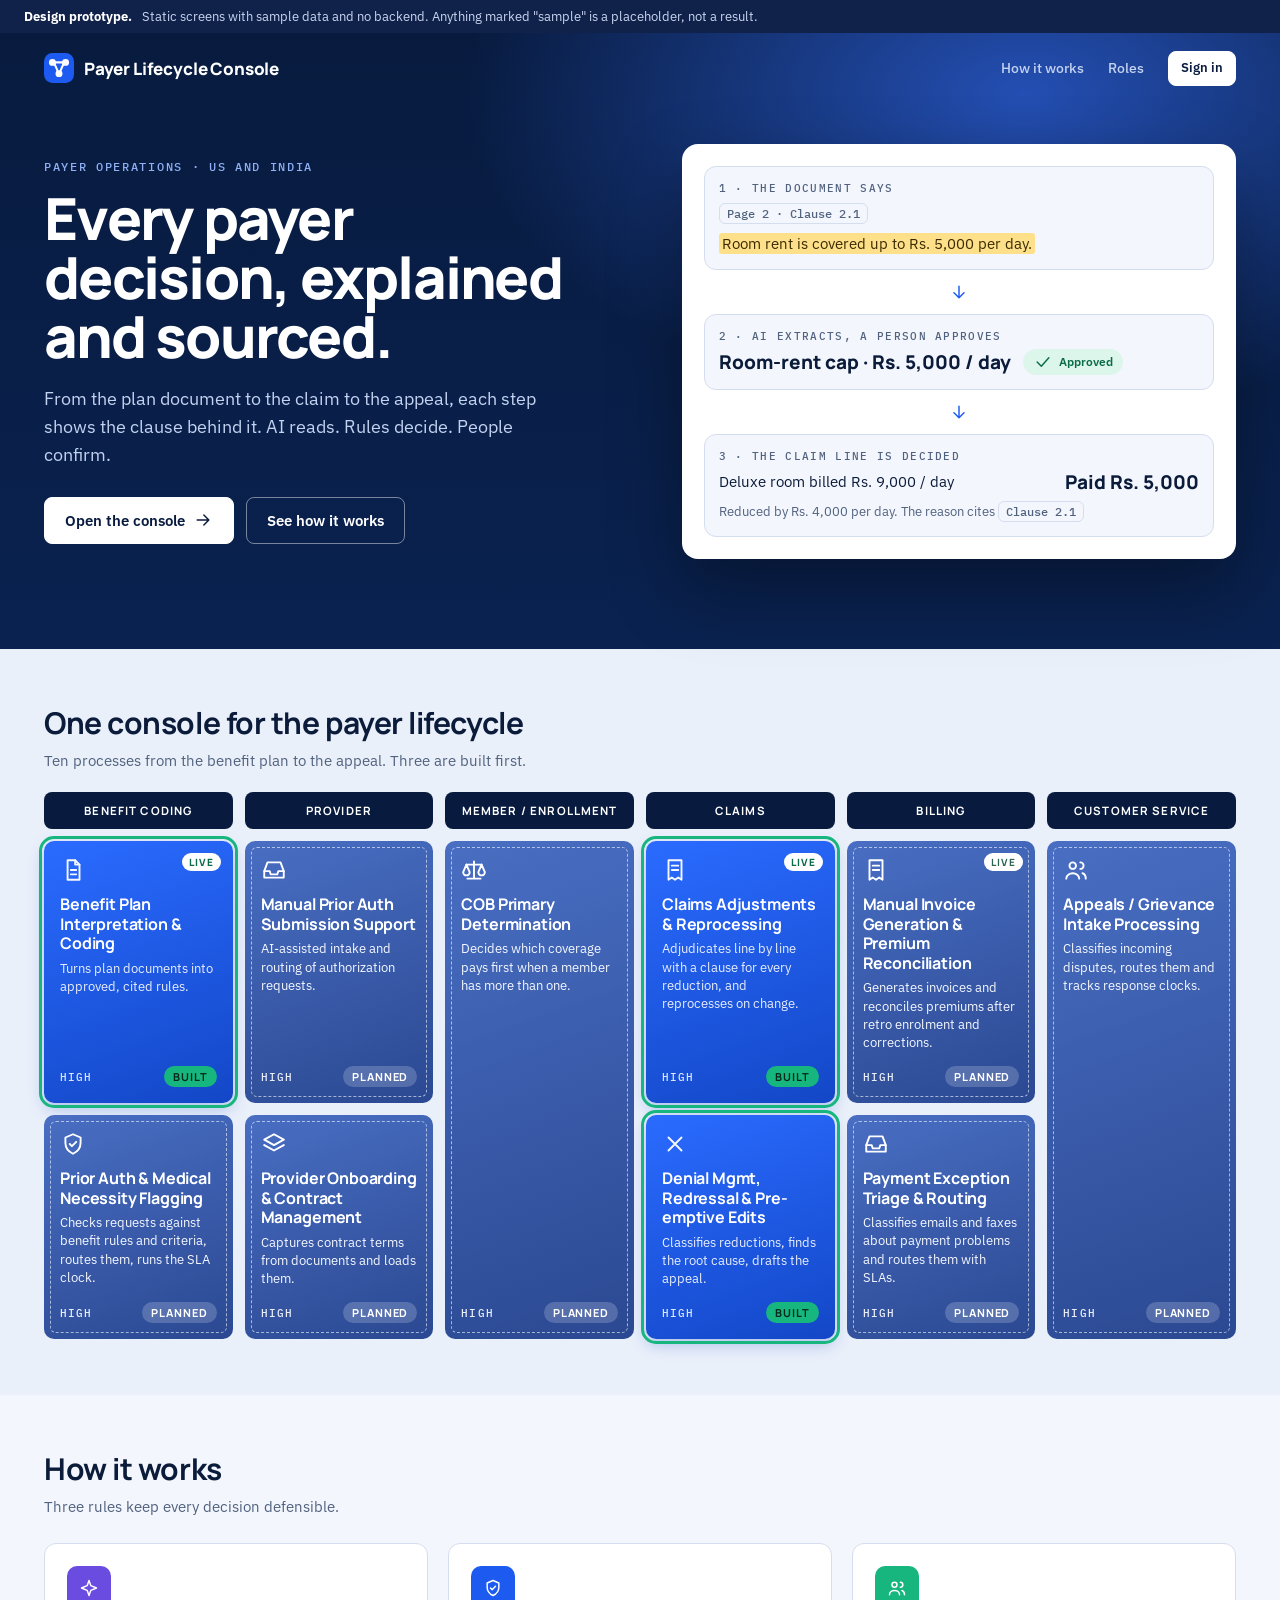
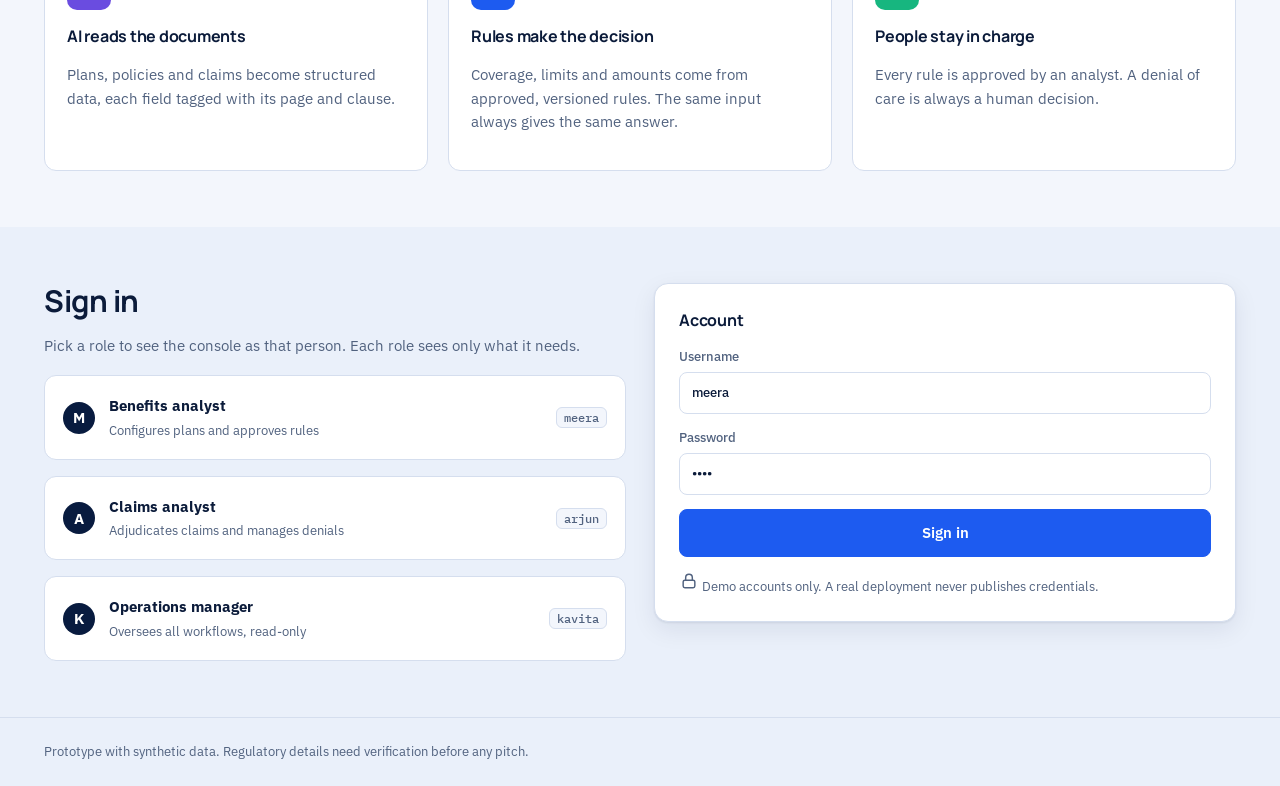
<file: design/index.html>
<!doctype html>
<html lang="en">
<head>
<meta charset="utf-8">
<meta name="viewport" content="width=device-width, initial-scale=1">
<title>Payer Lifecycle Console</title>
<link rel="preconnect" href="https://fonts.googleapis.com">
<link rel="preconnect" href="https://fonts.gstatic.com" crossorigin>
<link href="https://fonts.googleapis.com/css2?family=IBM+Plex+Mono:wght@500&family=IBM+Plex+Sans:wght@400;500;600&family=Manrope:wght@600;700;800&display=swap" rel="stylesheet">
<style>
/* Concept: an operations map. A deep-navy frame, a saturated blue heat-map as the hero, mono type for every citation. */
:root{
  --font-display:"Manrope","Segoe UI",system-ui,sans-serif; --font-body:"IBM Plex Sans","Segoe UI",system-ui,sans-serif; --font-mono:"IBM Plex Mono",ui-monospace,Consolas,monospace;
  --navy:#081B3F; --navy-2:#0F2C63; --blue:#1D5BF0; --blue-deep:#1347C7; --steel:#A9C0E8; --steel-ink:#0B1B3A;
  --canvas:#EAF0FA; --surface:#FFFFFF; --ink:#0B1B3A; --muted:#51627F; --line:#D5DEEE; --soft:#F3F6FC;
  --live:#17B67F; --live-bg:#DDF6EC; --live-ink:#0B6B4A; --amber:#F0A020; --amber-bg:#FFF1D6; --amber-ink:#7A4B00; --rose:#E24B52; --rose-bg:#FDE8E9; --rose-ink:#9C1F26;
  --ai:#6A4CE0; --ai-bg:#EEE9FD; --shadow:0 1px 2px rgba(8,27,63,.08),0 8px 24px rgba(8,27,63,.08);
}
@media (prefers-color-scheme:dark){:root:not([data-theme="light"]){
  --canvas:#0A1730; --surface:#102242; --ink:#EAF0FB; --muted:#9FB2D1; --line:#223A63; --soft:#0D1D3A;
  --live-bg:#0F3A2C; --live-ink:#6FE0B6; --amber-bg:#3B2D0F; --amber-ink:#FFCB6B; --rose-bg:#40181B; --rose-ink:#FF9A9F; --ai-bg:#2A2252; --shadow:none;color-scheme:dark}}
:root[data-theme="dark"]{--canvas:#0A1730; --surface:#102242; --ink:#EAF0FB; --muted:#9FB2D1; --line:#223A63; --soft:#0D1D3A;
  --live-bg:#0F3A2C; --live-ink:#6FE0B6; --amber-bg:#3B2D0F; --amber-ink:#FFCB6B; --rose-bg:#40181B; --rose-ink:#FF9A9F; --ai-bg:#2A2252; --shadow:none;color-scheme:dark}
*{box-sizing:border-box}
body{margin:0;background:var(--canvas);color:var(--ink);font:400 15px/1.55 var(--font-body);-webkit-font-smoothing:antialiased}
h1,h2,h3{font-family:var(--font-display);margin:0;letter-spacing:-.015em;text-wrap:balance}
h1{font-size:40px;line-height:1.08;font-weight:800} h2{font-size:22px;line-height:1.2;font-weight:700} h3{font-size:16px;font-weight:700}
a{color:inherit} button{font:inherit;cursor:pointer;color:inherit}
.mono{font-family:var(--font-mono);font-weight:500;font-size:12.5px;letter-spacing:.01em}
.muted{color:var(--muted)} .small{font-size:13px} .row{display:flex;flex-wrap:wrap;gap:12px;align-items:center} .right{margin-left:auto}
.kicker{font:500 12px var(--font-mono);letter-spacing:.14em;text-transform:uppercase}
:focus-visible{outline:3px solid #7FA6FF;outline-offset:2px;border-radius:6px}
.wrap{max-width:1240px;margin:0 auto;padding-inline:24px}
.proto{background:#10224A;color:#C9D6F2;font-size:12.5px;padding:7px 24px;display:flex;gap:10px;flex-wrap:wrap}.proto b{color:#fff}

/* buttons and chips */
.btn{display:inline-flex;gap:8px;align-items:center;justify-content:center;padding:11px 20px;border-radius:8px;border:1px solid var(--line);background:var(--surface);font-weight:600;text-decoration:none}
.btn.primary{background:var(--blue);border-color:var(--blue);color:#fff}.btn.light{background:#fff;color:var(--navy);border-color:#fff}.btn.ghost{background:transparent;color:#fff;border-color:rgba(255,255,255,.45)}
.btn.sm{padding:6px 12px;font-size:13px}.btn:disabled{opacity:.4;cursor:not-allowed}
.chip{display:inline-flex;align-items:center;gap:6px;padding:3px 10px;border-radius:99px;font-size:12px;font-weight:600;white-space:nowrap}
.chip.ok{background:var(--live-bg);color:var(--live-ink)}.chip.warn{background:var(--amber-bg);color:var(--amber-ink)}.chip.bad{background:var(--rose-bg);color:var(--rose-ink)}
.chip.ai{background:var(--ai-bg);color:var(--ai)}.chip.mute{background:var(--soft);color:var(--muted);border:1px solid var(--line)}.chip.blue{background:#E1EBFF;color:var(--blue-deep)}
.cite{display:inline-flex;font:500 11.5px var(--font-mono);background:var(--soft);border:1px solid var(--line);color:var(--muted);border-radius:6px;padding:2px 7px;white-space:nowrap}
svg.i{width:20px;height:20px;stroke:currentColor;fill:none;stroke-width:1.75;stroke-linecap:round;stroke-linejoin:round;flex:none}

/* top bar and frame */
.bar{background:var(--navy);color:#fff}
.bar .wrap{display:flex;gap:18px;align-items:center;padding-block:14px;flex-wrap:wrap}
.logo{display:flex;gap:10px;align-items:center;font:800 17px var(--font-display);text-decoration:none;color:#fff;letter-spacing:-.01em}
.logo svg{width:30px;height:30px}
.crumbs{font-size:13px;color:#B5C6E6}.crumbs a{color:#fff;text-decoration:none;border-bottom:1px solid rgba(255,255,255,.3)}
.seg{display:inline-flex;background:rgba(255,255,255,.1);border-radius:10px;padding:3px}
.seg button{background:transparent;color:#C9D6F2;border:0;padding:7px 18px;border-radius:8px;font-weight:700;font-size:13px}
.seg button[aria-pressed="true"]{background:#fff;color:var(--navy)}
.user{display:flex;gap:10px;align-items:center;font-size:13px;line-height:1.25}
.avatar{width:32px;height:32px;border-radius:50%;background:var(--blue);display:grid;place-items:center;font-weight:800}
.band{background:radial-gradient(1200px 400px at 85% -20%,#1E4FB8 0,transparent 60%),var(--navy);color:#fff;padding-block:30px 78px}
.band h1{color:#fff}.band p{color:#C3D2F0;margin:8px 0 0;max-width:62ch}
.lift{margin-top:-52px}

/* landing */
.hero{background:radial-gradient(900px 520px at 80% 10%,#244FB3 0,transparent 62%),linear-gradient(180deg,var(--navy),#0A2250);color:#fff;padding-bottom:70px}
.hero .wrap.two-col{display:grid;grid-template-columns:1.05fr 1fr;gap:56px;align-items:center;padding-block:40px 20px}
.hero h1{font-size:58px;line-height:1.02;letter-spacing:-.03em}
.hero .lead{font-size:18px;color:#C3D2F0;max-width:46ch;margin:20px 0 28px}
.nav{display:flex;align-items:center;gap:24px;padding-block:18px}.nav a.l{color:#C3D2F0;text-decoration:none;font-size:14px;font-weight:500}
.demo{background:var(--surface);color:var(--ink);border-radius:16px;box-shadow:0 30px 70px rgba(0,0,0,.35);padding:22px;display:grid;gap:12px}
.demo .stepbox{border:1px solid var(--line);border-radius:12px;padding:14px;background:var(--soft)}
.demo .lab{font:500 11px var(--font-mono);letter-spacing:.12em;text-transform:uppercase;color:var(--muted);margin-bottom:6px}
.demo mark{background:#FFE08A;color:#3A2A00;padding:1px 3px;border-radius:3px;animation:glow 3.2s ease-in-out infinite}
@keyframes glow{0%,100%{box-shadow:0 0 0 0 rgba(240,160,32,0)}50%{box-shadow:0 0 0 5px rgba(240,160,32,.28)}}
@media (prefers-reduced-motion:reduce){.demo mark{animation:none}}
.arrow{display:grid;place-items:center;color:var(--blue)}
.sec{padding-block:56px}.sec h2{font-size:30px;margin-bottom:8px}
.how{display:grid;grid-template-columns:repeat(3,1fr);gap:20px}
.how>div{background:var(--surface);border:1px solid var(--line);border-radius:12px;padding:22px}
.how .ic{width:44px;height:44px;border-radius:10px;display:grid;place-items:center;color:#fff;margin-bottom:14px}
.roles{display:grid;grid-template-columns:repeat(3,1fr);gap:16px}
.rolecard{display:flex;gap:14px;text-align:left;background:var(--surface);border:1px solid var(--line);border-radius:12px;padding:18px;width:100%;align-items:center}
.rolecard:hover{border-color:var(--blue);box-shadow:var(--shadow)}
.signin{display:grid;grid-template-columns:1fr 1fr;gap:28px;align-items:start}
label{display:block;font-size:13px;color:var(--muted);font-weight:500}
input,select{font:inherit;padding:10px 12px;border:1px solid var(--line);border-radius:8px;background:var(--surface);color:var(--ink);width:100%;margin-top:5px}
.form{background:var(--surface);border:1px solid var(--line);border-radius:14px;padding:24px;display:grid;gap:14px;box-shadow:var(--shadow)}

/* KPI strip */
.kpis{display:grid;grid-template-columns:repeat(4,1fr);gap:14px}
.kpi{position:relative;background:var(--surface);border-radius:12px;padding:16px 18px;box-shadow:var(--shadow)}
.kpi .kn{font:800 34px/1 var(--font-display);letter-spacing:-.02em}.kpi .lab{font-size:13px;color:var(--muted);margin-top:6px}
.kpi .tag{font:500 10.5px var(--font-mono);letter-spacing:.1em;text-transform:uppercase;color:var(--amber-ink);background:var(--amber-bg);padding:2px 6px;border-radius:4px;position:absolute;right:12px;top:12px}

/* the heat-map */
.maphead{display:flex;align-items:end;gap:20px;flex-wrap:wrap;margin:30px 0 14px}
.legend2{display:flex;gap:18px;flex-wrap:wrap;font-size:13px;color:var(--muted);align-items:center}
.legend2 i.sw{display:inline-block;width:18px;height:18px;border-radius:5px;vertical-align:-4px;margin-right:7px}
.sw.hi{background:linear-gradient(160deg,#2A6BFF,#1347C7)}.sw.ring{background:linear-gradient(160deg,#2A6BFF,#1347C7);outline:2px solid var(--live);outline-offset:1px}.sw.dash{background:linear-gradient(160deg,#2A6BFF,#1347C7);filter:saturate(.55);border:1.5px dashed rgba(255,255,255,.7)}
.heat{display:grid;grid-template-columns:repeat(6,minmax(0,1fr));grid-template-rows:auto repeat(2,minmax(150px,auto));gap:12px}
.colhead{background:var(--navy);color:#fff;border-radius:8px;padding:11px 12px;font:700 11.5px var(--font-display);letter-spacing:.1em;text-transform:uppercase;text-align:center}
.tile{position:relative;display:flex;flex-direction:column;text-align:left;border:0;border-radius:10px;padding:16px;color:#fff;min-height:150px;
  background:linear-gradient(160deg,#2A6BFF 0%,#1347C7 100%);box-shadow:0 6px 16px rgba(19,71,199,.28);transition:transform .15s,box-shadow .15s}
.tile.med{background:linear-gradient(160deg,#BFD1F2 0%,#94AEE0 100%);color:var(--steel-ink);box-shadow:0 6px 16px rgba(80,110,170,.2)}
.tile:hover{transform:translateY(-3px);box-shadow:0 14px 30px rgba(19,71,199,.4)}
.tile .ti{display:flex;align-items:center;justify-content:space-between;margin-bottom:12px}
.tile .ti svg{width:26px;height:26px;opacity:.95}
.tile b{font:700 16px/1.22 var(--font-display);letter-spacing:-.01em;margin-bottom:6px}
.tile .d{font-size:13px;line-height:1.4;opacity:.9}
.tile .foot{margin-top:auto;padding-top:14px;display:flex;gap:8px;align-items:center;justify-content:space-between}
.tile .feas{font:500 11px var(--font-mono);letter-spacing:.1em;text-transform:uppercase;opacity:.85}
.tile .state{font:700 11px var(--font-display);letter-spacing:.08em;text-transform:uppercase;padding:3px 9px;border-radius:99px;background:rgba(255,255,255,.18)}
.tile.built{outline:3px solid var(--live);outline-offset:2px}
.tile.built .state{background:var(--live);color:#04281C}
.tile.planned{filter:saturate(.55) brightness(1.04);box-shadow:none}
.tile.planned::after{content:"";position:absolute;inset:6px;border:1.5px dashed rgba(255,255,255,.55);border-radius:6px;pointer-events:none}
.livepip{position:absolute;right:12px;top:12px;background:#fff;color:#0B6B4A;font:800 10px var(--font-display);letter-spacing:.1em;padding:2px 7px;border-radius:99px}
@media(max-width:1100px){.heat{grid-template-columns:repeat(3,minmax(0,1fr));grid-template-rows:none}.heat>*{grid-column:auto!important;grid-row:auto!important}.kpis{grid-template-columns:1fr 1fr}}
@media(max-width:700px){.heat{grid-template-columns:1fr}.kpis{grid-template-columns:1fr}.hero .wrap.two-col{grid-template-columns:1fr;gap:34px}.hero h1{font-size:40px}.how,.roles,.signin{grid-template-columns:1fr}h1{font-size:32px}}

/* process timeline */
.rail{display:grid;grid-template-columns:repeat(7,1fr);gap:0;position:relative}
.rail::before{content:"";position:absolute;left:7%;right:7%;top:19px;height:3px;background:var(--line)}
.step{position:relative;background:none;border:0;text-align:center;padding:0 6px}
.step .n{width:40px;height:40px;border-radius:50%;margin:0 auto 10px;display:grid;place-items:center;font:800 15px var(--font-display);background:var(--surface);border:3px solid var(--line);color:var(--muted);position:relative}
.step.done .n{background:var(--live);border-color:var(--live);color:#04281C}.step.cur .n{background:var(--blue);border-color:var(--blue);color:#fff;box-shadow:0 0 0 6px rgba(29,91,240,.18)}
.step b{display:block;font:700 13.5px var(--font-display)}.step span.d{font-size:12px;color:var(--muted);display:block;line-height:1.35}
@media(max-width:900px){.rail{grid-template-columns:repeat(2,1fr);row-gap:18px}.rail::before{display:none}}
.panel2{background:var(--surface);border:1px solid var(--line);border-radius:14px;padding:22px;box-shadow:var(--shadow);min-width:0}
.two{display:grid;grid-template-columns:1fr 1fr;gap:20px}.three{display:grid;grid-template-columns:repeat(3,1fr);gap:16px}
@media(max-width:900px){.two,.three{grid-template-columns:1fr}}
.li{display:flex;gap:12px;align-items:flex-start;padding:12px 0;border-top:1px solid var(--line)}.li:first-of-type{border-top:0}
.li .mk{width:28px;height:28px;border-radius:50%;display:grid;place-items:center;flex:none}
.pain .mk{background:var(--rose-bg);color:var(--rose-ink)}.fix .mk{background:var(--live-bg);color:var(--live-ink)}
.bignum{font:800 30px/1 var(--font-display);letter-spacing:-.02em}
.tabs{display:flex;gap:6px;margin:0 0 22px;overflow-x:auto}
.lift>.tabs:first-child{background:var(--surface);border-radius:12px;padding:0 10px;box-shadow:var(--shadow);margin-bottom:20px}
.tabs button{background:transparent;border:0;border-bottom:3px solid transparent;padding:10px 14px;color:var(--muted);font-weight:600;white-space:nowrap}
.tabs button[aria-selected="true"]{color:var(--blue);border-color:var(--blue)}

/* review */
.split{display:grid;grid-template-columns:1fr 1.2fr;gap:20px;align-items:start}
@media(max-width:1000px){.split{grid-template-columns:1fr}}
.doc{position:sticky;top:16px;max-height:calc(100vh - 40px);overflow:auto;background:var(--surface);border:1px solid var(--line);border-radius:14px;padding:8px 24px 20px;box-shadow:var(--shadow)}
.doc .pg{font:500 11px var(--font-mono);letter-spacing:.12em;text-transform:uppercase;color:var(--muted);margin:22px 0 6px;padding-bottom:6px;border-bottom:1px solid var(--line)}
.doc p{margin:2px -10px;padding:7px 10px;border-radius:8px;line-height:1.6}.doc p b{font-family:var(--font-mono);font-weight:500;color:var(--blue);margin-right:6px}
.doc p.hl{background:#FFF1C9;box-shadow:inset 4px 0 0 var(--amber);color:#2B2000}
:root[data-theme="dark"] .doc p.hl{color:#FFE9A8;background:#3B2D0F}
.rule{display:grid;grid-template-columns:1fr auto;gap:6px 16px;border:1px solid var(--line);border-radius:12px;padding:14px 16px;background:var(--surface);margin-bottom:10px}
.rule.sel{border-color:var(--blue);box-shadow:0 0 0 3px rgba(29,91,240,.15)}
.rule .nm{font-weight:600}.rule .val{font:800 22px var(--font-display);letter-spacing:-.01em}
.rule .q{grid-column:1/-1;font-size:13px;color:var(--muted);border-top:1px dashed var(--line);padding-top:8px}
.rule .acts{grid-column:1/-1;display:flex;gap:8px;flex-wrap:wrap}
.notice{grid-column:1/-1;background:var(--amber-bg);color:var(--amber-ink);border-radius:10px;padding:12px 14px;font-size:13.5px}
.checks{list-style:none;margin:0;padding:0}.checks li{display:flex;gap:10px;padding:8px 0;border-top:1px solid var(--line);align-items:flex-start}.checks li:first-child{border-top:0}

/* tester, diff */
table{width:100%;border-collapse:collapse;font-size:14px}
th{text-align:left;font:500 11px var(--font-mono);letter-spacing:.1em;text-transform:uppercase;color:var(--muted);padding:8px;border-bottom:2px solid var(--ink)}
td{padding:11px 8px;border-bottom:1px solid var(--line);vertical-align:top}
.num{font-variant-numeric:tabular-nums;text-align:right;white-space:nowrap}
.total td{font:800 17px var(--font-display);border-top:2px solid var(--ink);border-bottom:0}
.diff .old{color:var(--rose-ink);text-decoration:line-through}.diff .new{color:var(--live-ink);font-weight:700}
.before-after{display:flex;align-items:center;gap:18px;flex-wrap:wrap}.before-after .bignum.dim{color:var(--muted);text-decoration:line-through}
.scroll{overflow-x:auto}
.panel{position:fixed;right:0;top:0;bottom:0;width:min(440px,100%);background:var(--surface);border-left:1px solid var(--line);padding:calc(26px + env(safe-area-inset-top,0px)) 26px 26px;box-shadow:-12px 0 40px rgba(8,27,63,.3);overflow:auto;z-index:10}
#toast{position:fixed;left:50%;bottom:calc(22px + env(safe-area-inset-bottom,0px));transform:translateX(-50%);background:var(--navy);color:#fff;padding:12px 18px;border-radius:10px;display:none;z-index:20;max-width:calc(100% - 32px);box-shadow:var(--shadow)}
</style>
</head>
<body>
<div class="proto"><b>Design prototype.</b> Static screens with sample data and no backend. Anything marked "sample" is a placeholder, not a result.</div>
<div id="app"></div>
<div id="toast" role="status"></div>

<script>
const esc = s => String(s ?? "").replace(/[&<>"']/g, c => ({ "&": "&amp;", "<": "&lt;", ">": "&gt;", '"': "&quot;", "'": "&#39;" }[c]));
const $ = (s, r = document) => r.querySelector(s);
const $$ = (s, r = document) => [...r.querySelectorAll(s)];
const money = n => (M().cur + Number(n).toLocaleString(M().locale, { maximumFractionDigits: 0 }));

/* ---------- icons ---------- */
const P = {
  doc: '<path d="M7 3h7l4 4v14H7z"/><path d="M14 3v4h4M10 12h5M10 16h5"/>', shield: '<path d="M12 3l7 3v5c0 5-3 8-7 10-4-2-7-5-7-10V6z"/><path d="M9 12l2 2 4-4"/>',
  layers: '<path d="M12 3l9 5-9 5-9-5z"/><path d="M3 13l9 5 9-5"/>', users: '<circle cx="9" cy="8" r="3"/><path d="M3 20c0-3 3-5 6-5s6 2 6 5M16 5a3 3 0 010 6M18 15c2 .6 3 2 3 5"/>',
  receipt: '<path d="M6 3h12v18l-3-2-3 2-3-2-3 2z"/><path d="M9 8h6M9 12h6"/>', inbox: '<path d="M3 13l3-8h12l3 8v6H3z"/><path d="M3 13h5l1 3h6l1-3h5"/>',
  scale: '<path d="M12 4v16M6 20h12M5 7h14"/><path d="M5 7l-3 7a3 3 0 006 0zM19 7l-3 7a3 3 0 006 0z"/>', link: '<path d="M10 14a4 4 0 005.7 0l3-3a4 4 0 00-5.7-5.7l-1 1M14 10a4 4 0 00-5.7 0l-3 3a4 4 0 005.7 5.7l1-1"/>',
  check: '<path d="M5 12l5 5 9-10"/>', x: '<path d="M6 6l12 12M18 6L6 18"/>', arrow: '<path d="M5 12h14M13 6l6 6-6 6"/>', down: '<path d="M12 5v14M6 13l6 6 6-6"/>',
  spark: '<path d="M12 3l2.2 6.2L21 12l-6.8 2.8L12 21l-2.2-6.2L3 12l6.8-2.8z"/>', clock: '<circle cx="12" cy="12" r="9"/><path d="M12 7v5l3 2"/>', lock: '<rect x="5" y="11" width="14" height="9" rx="2"/><path d="M8 11V8a4 4 0 018 0v3"/>'
};
const ico = n => `<svg class="i" viewBox="0 0 24 24" aria-hidden="true">${P[n]}</svg>`;
const MARK = `<svg viewBox="0 0 32 32" aria-hidden="true"><rect width="32" height="32" rx="9" fill="#1D5BF0"/><g stroke="#fff" stroke-width="2.2" stroke-linecap="round" fill="none"><circle cx="9" cy="10" r="2.6" fill="#fff"/><circle cx="23" cy="10" r="2.6" fill="#fff"/><circle cx="16" cy="22" r="2.6" fill="#fff"/><path d="M11 11l3.5 8M21 11l-3.5 8M11.5 10h9"/></g></svg>`;

/* ---------- sample data, one block per market ---------- */
const MARKETS = {
  us: {
    label: "United States", cur: "$", locale: "en-US", docTitle: "Gold PPO Summary of Benefits and Coverage", version: "v1, effective 01 Jan 2026",
    required: ["Annual deductible", "Coinsurance", "Out-of-pocket maximum"], flow: "Plan document → deductible, coinsurance, copay and authorization rules",
    doc: [
      { page: 1, clauses: [["1.1", "The annual deductible is $1,500 per member and applies to inpatient and outpatient services."], ["1.2", "Preventive visits are not subject to the deductible."]] },
      { page: 2, clauses: [["2.1", "After the deductible, the plan pays 80% and the member pays 20% coinsurance for in-network services."], ["2.2", "The out-of-pocket maximum is $6,000 per member per year."]] },
      { page: 3, clauses: [["3.1", "Primary care or specialist office visit: $30 copay per visit. The deductible does not apply."], ["3.2", "Physical therapy visit: $40 copay per visit. The deductible does not apply."]] },
      { page: 4, clauses: [["4.1", "Total knee replacement requires prior authorization. Without it the service is denied."], ["4.2", "Advanced imaging such as MRI requires prior authorization. Without it the service is denied."]] },
      { page: 5, clauses: [["5.1", "Cosmetic procedures are not covered."], ["5.2", "Experimental treatments are not covered."]] }],
    rules: [
      { id: "R1", name: "Annual deductible", value: "$1,500", clause: "1.1", page: 1 }, { id: "R2", name: "Coinsurance (member pays)", value: "20%", clause: "2.1", page: 2 },
      { id: "R3", name: "Out-of-pocket maximum", value: "$6,000", clause: "2.2", page: 2 }, { id: "R4", name: "Office visit copay", value: "$30", clause: "3.1", page: 3 },
      { id: "R5", name: "Physical therapy copay", value: "$40", clause: "3.2", page: 3 }, { id: "R6", name: "Prior authorization required", value: "Knee replacement, MRI", clause: "4.1", page: 4 },
      { id: "R7", name: "Exclusion", value: "Cosmetic, experimental", clause: "5.1", page: 5 }],
    flag: null,
    changes: [["Annual deductible", "$1,500", "$1,000", "Clause 1.1"], ["Coinsurance (member pays)", "20%", "10%", "Clause 2.1"]],
    impact: { claims: "sample: 3 of 4 open claims touched", before: "$4,100", after: "$1,950", line: "Knee replacement claim, member share" },
    pain: ["Analysts read the Summary of Benefits and key every rule into the claims platform by hand.", "Handoffs between configuration, QA and compliance teams cause version-control mistakes.", "A mistyped rule shows up months later as a wrong payment or an audit finding."],
    fix: ["AI reads the document into rules and cites the page, clause and quote for each.", "Rules check required items, ranges and conflicts before anyone approves.", "Every approved rule is versioned, so any payment traces back to its clause."]
  },
  in: {
    label: "India", cur: "Rs. ", locale: "en-IN", docTitle: "Suraksha Health Gold policy wording", version: "v1, policy year 2026",
    required: ["Sum insured", "Room-rent cap"], flow: "Policy wording → room cap, proportionate deduction, sub-limits, waiting periods and co-pay",
    doc: [
      { page: 1, clauses: [["1.1", "The sum insured is Rs. 5,00,000 per policy year."]] },
      { page: 2, clauses: [["2.1", "Room rent is covered up to Rs. 5,000 per day."], ["2.2", "If the room chosen costs more than the limit, all room-linked charges (surgeon, anaesthesia, nursing and operation theatre fees) are reduced in the same proportion."]] },
      { page: 3, clauses: [["3.1", "Total knee replacement is covered up to Rs. 2,50,000 per admission."], ["3.2", "Cataract surgery is covered up to Rs. 50,000 per eye."]] },
      { page: 4, clauses: [["4.1", "An initial waiting period of 30 days applies to all illnesses, except accidents."], ["4.2", "Joint replacement is covered only after 2 years of continuous cover."]] },
      { page: 5, clauses: [["5.1", "A co-payment of 10% applies to every admissible claim."], ["5.2", "Non-medical items such as administrative charges, toiletries and consumables are not payable."], ["5.3", "Cosmetic procedures are not covered."]] }],
    rules: [
      { id: "R1", name: "Sum insured", value: "Rs. 5,00,000", clause: "1.1", page: 1 }, { id: "R2", name: "Room-rent cap per day", value: "Rs. 5,000", clause: "2.1", page: 2 },
      { id: "R3", name: "Proportionate deduction scope", value: "Room-linked charges", clause: "2.2", page: 2, needsDecision: true },
      { id: "R4", name: "Sub-limit: knee replacement", value: "Rs. 2,50,000", clause: "3.1", page: 3 }, { id: "R5", name: "Sub-limit: cataract", value: "Rs. 50,000 per eye", clause: "3.2", page: 3 },
      { id: "R6", name: "Waiting period: initial", value: "30 days", clause: "4.1", page: 4 }, { id: "R7", name: "Waiting period: joint replacement", value: "2 years", clause: "4.2", page: 4 },
      { id: "R8", name: "Co-payment", value: "10%", clause: "5.1", page: 5 }, { id: "R9", name: "Non-payable items", value: "Admin, toiletries, consumables", clause: "5.2", page: 5 }],
    flag: "The wording lists the room-linked charges and says implants, medicines, consumables and diagnostic tests are not reduced. It is silent on ICU charges, and the IRDAI Master Circular on Health Insurance Business (29 May 2024) has no clause on it, so the policy wording governs. Choose how to treat ICU.",
    changes: [["Room-rent cap per day", "Rs. 5,000", "Rs. 7,000", "Clause 2.1"], ["Co-payment", "10%", "5%", "Clause 5.1"]],
    impact: { claims: "sample: 2 of 4 open claims touched", before: "Rs. 1,61,000", after: "Rs. 1,92,000", line: "Knee replacement claim, plan pays" },
    pain: ["Policy wording is read and applied by hand, and different people read the same clause differently.", "Deductions must cite a specific clause, but the clause is hard to trace after the fact.", "Rules like proportionate deduction are disputed, and nobody flags where wording and regulation may differ."],
    fix: ["AI reads the wording into rules and cites the clause and quote for each.", "Rules flag where wording and regulation may disagree and ask a person to choose the scope.", "Every deduction later traces to an approved clause in a versioned rule set."]
  }
};
let market = new URLSearchParams(location.search).get("m") === "in" ? "in" : "us";
const M = () => MARKETS[market];

const COLUMNS = ["Benefit coding", "Provider", "Member / Enrollment", "Claims", "Billing", "Customer service"];
const TILES = [
  { id: "benefits", name: "Benefit Plan Interpretation & Coding", col: 0, row: 0, feas: "high", built: true, live: true, ic: "doc", what: "Turns plan documents into approved, cited rules." },
  { id: "pa", name: "Prior Auth & Medical Necessity Flagging", col: 0, row: 1, feas: "high", built: false, ic: "shield", what: "Checks requests against benefit rules and criteria, routes them, runs the SLA clock." },
  { id: "pasub", name: "Manual Prior Auth Submission Support", col: 1, row: 0, feas: "high", built: false, ic: "inbox", what: "AI-assisted intake and routing of authorization requests." },
  { id: "onboard", name: "Provider Onboarding & Contract Management", col: 1, row: 1, feas: "high", built: false, ic: "layers", what: "Captures contract terms from documents and loads them." },
  { id: "cob", name: "COB Primary Determination", col: 2, row: 0, span: true, feas: "high", built: false, ic: "scale", what: "Decides which coverage pays first when a member has more than one." },
  { id: "claims", name: "Claims Adjustments & Reprocessing", col: 3, row: 0, feas: "high", built: true, live: true, ic: "receipt", what: "Adjudicates line by line with a clause for every reduction, and reprocesses on change." },
  { id: "denials", name: "Denial Mgmt, Redressal & Pre-emptive Edits", col: 3, row: 1, feas: "high", built: true, ic: "x", what: "Classifies reductions, finds the root cause, drafts the appeal." },
  { id: "invoice", name: "Manual Invoice Generation & Premium Reconciliation", col: 4, row: 0, feas: "high", built: false, live: true, ic: "receipt", what: "Generates invoices and reconciles premiums after retro enrolment and corrections." },
  { id: "payexc", name: "Payment Exception Triage & Routing", col: 4, row: 1, feas: "high", built: false, ic: "inbox", what: "Classifies emails and faxes about payment problems and routes them with SLAs." },
  { id: "appeals", name: "Appeals / Grievance Intake Processing", col: 5, row: 0, span: true, feas: "high", built: false, ic: "users", what: "Classifies incoming disputes, routes them and tracks response clocks." }
];
const STEPS = [["Upload", "Add the document"], ["Extract", "AI reads the rules"], ["Validate", "Rules check them"], ["Review", "A person approves"], ["Publish", "Versioned rule set"], ["Test", "Try a sample claim"], ["Amend", "Diff and reprocess"]];

/* ---------- state ---------- */
const S = { approved: {}, scope: null, published: false, sel: "R1", panel: null, test: {}, route: "", hashRoute: undefined };
function resetApproval() { S.approved = {}; S.scope = null; S.published = false; S.sel = "R1"; }
const toast = msg => { const t = $("#toast"); t.textContent = msg; t.style.display = "block"; clearTimeout(toast.t); toast.t = setTimeout(() => (t.style.display = "none"), 3200); };
const go = r => { S.hashRoute = r.replace(/^\//, ""); try { location.hash = r; } catch (e) { /* sandboxed page */ } render(); };

/* ---------- shared chrome ---------- */
function topbar(crumbs = []) {
  return `<header class="bar"><div class="wrap"><a class="logo" href="#/console">${MARK} Payer Lifecycle Console</a>
  <nav class="crumbs" aria-label="Breadcrumb">${crumbs.map(c => c.href ? `<a href="${c.href}">${esc(c.t)}</a>` : esc(c.t)).join("  /  ")}</nav>
  <div class="right row"><div class="seg" role="group" aria-label="Market">${["us", "in"].map(k => `<button data-market="${k}" aria-pressed="${market === k}">${k === "us" ? "US" : "India"}</button>`).join("")}</div>
  <div class="user"><span class="avatar">M</span><span>Meera<br><span style="color:#B5C6E6">Benefits analyst</span></span></div></div></div></header>`;
}
const stepper = cur => `<div class="rail" role="list">${STEPS.map(([n, d], i) => {
  const done = i < cur || (i === 4 && S.published);
  return `<button class="step ${done ? "done" : ""} ${i === cur ? "cur" : ""}" role="listitem" data-step="${i}"><span class="n">${done ? "✓" : i + 1}</span><b>${n}</b><span class="d">${d}</span></button>`;
}).join("")}</div>`;
const tileTabs = cur => `<div class="tabs" role="tablist">${[["", "Overview"], ["review", "Review rules"], ["tester", "Rule tester"], ["changes", "Amendments"]].map(([k, l]) =>
  `<button role="tab" aria-selected="${cur === k}" data-tab="${k}">${l}</button>`).join("")}</div>`;
function tileBand(title, sub, extra = "") {
  return `<section class="band"><div class="wrap"><div class="kicker" style="color:#8FB0F5;margin-bottom:10px">Benefit coding · ${esc(M().label)}</div><div class="row"><div><h1>${title}</h1><p>${sub}</p></div>${extra}</div></div></section>`;
}

/* ---------- 1. landing ---------- */
function landing() {
  return `<section class="hero"><div class="wrap" style="padding-block:0"><nav class="nav"><a class="logo" href="#/">${MARK} Payer Lifecycle Console</a><span class="right"></span>
    <a class="l" href="#/how">How it works</a><a class="l" href="#/signin">Roles</a><button class="btn light sm" data-go-console>Sign in</button></nav></div>
  <div class="wrap two-col"><div><div class="kicker" style="color:#8FB0F5">Payer operations · US and India</div>
    <h1 style="margin-top:14px">Every payer decision, explained and sourced.</h1>
    <p class="lead">From the plan document to the claim to the appeal, each step shows the clause behind it. AI reads. Rules decide. People confirm.</p>
    <div class="row"><button class="btn light" data-go-console>Open the console ${ico("arrow")}</button><a class="btn ghost" href="#/how">See how it works</a></div></div>
  <div class="demo" aria-label="Example: one clause traced to one payment">
    <div class="stepbox"><div class="lab">1 · The document says</div><div><span class="cite">Page 2 · Clause 2.1</span><p style="margin:8px 0 0"><mark>Room rent is covered up to Rs. 5,000 per day.</mark></p></div></div>
    <div class="arrow">${ico("down")}</div>
    <div class="stepbox"><div class="lab">2 · AI extracts, a person approves</div><div class="row"><b style="font:800 19px var(--font-display)">Room-rent cap · Rs. 5,000 / day</b><span class="chip ok">${ico("check")} Approved</span></div></div>
    <div class="arrow">${ico("down")}</div>
    <div class="stepbox"><div class="lab">3 · The claim line is decided</div><div class="row"><span>Deluxe room billed Rs. 9,000 / day</span><b class="right" style="font:800 19px var(--font-display)">Paid Rs. 5,000</b></div><div class="small muted" style="margin-top:6px">Reduced by Rs. 4,000 per day. The reason cites <span class="cite">Clause 2.1</span></div></div>
  </div></div></section>

  <section class="sec"><div class="wrap"><div><h2>One console for the payer lifecycle</h2><p class="muted" style="margin:6px 0 20px">Ten processes from the benefit plan to the appeal. Three are built first.</p></div>
    <div class="heat" aria-hidden="true">${COLUMNS.map(c => `<div class="colhead">${c}</div>`).join("")}${TILES.map(t => tileHtml(t, true)).join("")}</div></div></section>

  <section class="sec" id="how" style="background:var(--soft)"><div class="wrap"><h2>How it works</h2><p class="muted" style="margin:0 0 24px">Three rules keep every decision defensible.</p>
    <div class="how"><div><div class="ic" style="background:var(--ai)">${ico("spark")}</div><h3>AI reads the documents</h3><p class="muted">Plans, policies and claims become structured data, each field tagged with its page and clause.</p></div>
    <div><div class="ic" style="background:var(--blue)">${ico("shield")}</div><h3>Rules make the decision</h3><p class="muted">Coverage, limits and amounts come from approved, versioned rules. The same input always gives the same answer.</p></div>
    <div><div class="ic" style="background:var(--live)">${ico("users")}</div><h3>People stay in charge</h3><p class="muted">Every rule is approved by an analyst. A denial of care is always a human decision.</p></div></div></div></section>

  <section class="sec" id="signin"><div class="wrap signin"><div><h2>Sign in</h2><p class="muted">Pick a role to see the console as that person. Each role sees only what it needs.</p>
    <div class="roles" style="grid-template-columns:1fr;margin-top:18px">${[["M", "Benefits analyst", "Configures plans and approves rules", "meera"], ["A", "Claims analyst", "Adjudicates claims and manages denials", "arjun"], ["K", "Operations manager", "Oversees all workflows, read-only", "kavita"]]
      .map(([i, r, d, u]) => `<button class="rolecard" data-role="${u}"><span class="avatar" style="background:var(--navy);color:#fff">${i}</span><span><b>${r}</b><br><span class="small muted">${d}</span></span><span class="cite right">${u}</span></button>`).join("")}</div></div>
    <form class="form" id="lf"><h3>Account</h3><label>Username<input id="u" value="meera" autocomplete="username"></label><label>Password<input id="p" type="password" value="demo" autocomplete="current-password"></label>
    <button class="btn primary" type="submit">Sign in</button><div class="small muted">${ico("lock")} Demo accounts only. A real deployment never publishes credentials.</div></form></div></section>
  <footer class="sec" style="padding-block:24px;border-top:1px solid var(--line)"><div class="wrap small muted">Prototype with synthetic data. Regulatory details need verification before any pitch.</div></footer>`;
}

/* ---------- 2. console heat-map ---------- */
function tileHtml(t, preview = false) {
  const cls = [t.feas === "med" ? "med" : "", t.built ? "built" : "planned"].filter(Boolean).join(" ");
  const style = `grid-column:${t.col + 1};grid-row:${t.span ? "2 / span 2" : t.row + 2}`;
  const inner = `<div class="ti">${ico(t.ic)}${t.live ? `<span class="livepip badge-live">LIVE</span>` : ""}</div><b>${esc(t.name)}</b><span class="d">${esc(t.what)}</span>
    <span class="foot"><span class="feas" title="${t.feas === "high" ? "High" : "Medium"} automation feasibility">${t.feas === "high" ? "High" : "Medium"}</span><span class="state">${t.built ? "Built" : "Planned"}</span></span>`;
  return preview ? `<div class="tile ${cls}" style="${style}">${inner}</div>`
    : `<button class="tile ${cls}" style="${style}" data-tile="${t.id}" aria-label="${esc(t.name)}, ${t.built ? "built" : "planned"}, ${t.feas} feasibility">${inner}</button>`;
}
function consoleView() {
  const kpis = [["3", "claims waiting for a person"], ["4", "rule sets published"], ["100%", "rules with a cited clause"], ["2", "SLA breaches"]];
  return `${topbar([{ t: "Console" }])}<section class="band"><div class="wrap"><div class="kicker" style="color:#8FB0F5;margin-bottom:10px">${esc(M().label)} view</div>
    <h1>Payer operations console</h1><p>Every process from plan setup to appeal. All ten tiles are high-automation processes. Built tiles are ringed in green, planned ones are muted.</p></div></section>
  <div class="wrap lift"><div class="kpis">${kpis.map(([n, l]) => `<div class="kpi"><span class="tag">sample</span><div class="kn">${n}</div><div class="lab">${l}</div></div>`).join("")}</div>
  <div class="maphead"><div><h2>Automation heat-map</h2><p class="muted" style="margin:4px 0 0">Click a tile to open that process.</p></div>
    <div class="right legend2"><span><i class="sw hi"></i>High automation feasibility</span><span><i class="sw ring"></i>Built</span><span><i class="sw dash"></i>Planned</span></div></div>
  <div class="heat" role="list">${COLUMNS.map(c => `<div class="colhead">${c}</div>`).join("")}${TILES.map(t => tileHtml(t)).join("")}</div>
  <p class="small muted" style="margin:18px 0 60px">Feasibility is shown by colour and by the label on each tile. Dashboard figures are placeholders here and are computed from live data in the build.</p></div>
  ${S.panel ? scopePanel(S.panel) : ""}`;
}
function scopePanel(id) {
  const t = TILES.find(x => x.id === id);
  return `<aside class="panel" role="dialog" aria-label="${esc(t.name)}"><div class="row"><span class="chip ${t.built ? "ok" : "mute"}">${t.built ? "Built in the hackathon cut" : "Planned"}</span><button class="btn sm right" data-close>Close</button></div>
  <h2 style="margin:16px 0 8px">${esc(t.name)}</h2><p>${esc(t.what)}</p><h3 style="margin-top:20px">Status</h3>
  <p class="small muted">${t.built ? "This process is built. Its screens are designed after Benefit Plan Interpretation." : "Shown so the whole payer lifecycle is visible. Its scope card will list the manual pain points and the automation we would build."}</p></aside>`;
}

/* ---------- 3. tile landing ---------- */
function tileOverview() {
  const m = M(), approvedCount = m.rules.filter(r => S.approved[r.id]).length;
  return `${topbar([{ t: "Console", href: "#/console" }, { t: "Benefit Plan Interpretation" }])}
  ${tileBand("Benefit Plan Interpretation &amp; Coding", esc(m.flow), `<div class="right row"><span class="chip ok">LIVE tile</span><button class="btn light" data-go="review">${S.published ? "Open rule set" : "Start with a document"} ${ico("arrow")}</button></div>`)}
  <div class="wrap lift"><div class="panel2"><div class="row" style="margin-bottom:18px"><h2>Where you are</h2><span class="muted small">Seven steps, in order</span></div>${stepper(S.published ? 5 : approvedCount ? 3 : 0)}</div>
  <div style="height:20px"></div>
  <div class="tabs" role="tablist" style="margin-bottom:12px">${[["", "Overview"], ["review", "Review rules"], ["tester", "Rule tester"], ["changes", "Amendments"]].map(([k, l]) => `<button role="tab" aria-selected="${k === ""}" data-tab="${k}">${l}</button>`).join("")}</div>
  <div class="two"><div class="panel2"><h2>What hurts today in ${esc(m.label)}</h2><div style="margin-top:10px">${m.pain.map(p => `<div class="li pain"><span class="mk">${ico("x")}</span><span>${esc(p)}</span></div>`).join("")}</div></div>
    <div class="panel2"><h2>How this process fixes it</h2><div style="margin-top:10px">${m.fix.map(p => `<div class="li fix"><span class="mk">${ico("check")}</span><span>${esc(p)}</span></div>`).join("")}</div></div></div>
  <div class="three" style="margin-top:20px"><div class="panel2"><div class="kicker muted">Current document</div><p id="doctitle" style="margin:8px 0 4px"><b>${esc(m.docTitle)}</b></p><p class="small muted" style="margin:0 0 12px">${esc(m.version)}</p><span class="chip blue">${m.rules.length} rules found</span></div>
    <div class="panel2"><div class="kicker muted">Rule set</div><div class="bignum" style="margin:8px 0 4px">${approvedCount}<span class="muted" style="font-size:18px"> of ${m.rules.length} approved</span></div><span class="chip ${S.published ? "ok" : "warn"}">${S.published ? "Claims can read it" : "Claims cannot read it yet"}</span></div>
    <div class="panel2"><div class="kicker muted">Who sees what</div><p class="small" style="margin:8px 0 0">Benefits analyst edits and approves. Claims analyst reads published rules. Manager reads everything.</p></div></div>
  <div class="panel2" style="margin-top:20px"><h2 style="margin-bottom:10px">Versions</h2><div class="scroll"><table><thead><tr><th>Version</th><th>Document</th><th>Status</th><th>Approved by</th></tr></thead><tbody>
  <tr><td class="mono">v1</td><td>${esc(m.docTitle)}</td><td>${S.published ? `<span class="chip ok">Published</span>` : `<span class="chip warn">Draft</span>`}</td><td>${S.published ? "Meera" : "Pending"}</td></tr>
  <tr><td class="mono">v2</td><td>Amendment effective 01 Nov 2026</td><td><span class="chip mute">Not loaded</span></td><td>Pending</td></tr></tbody></table></div></div><div style="height:60px"></div></div>`;
}

/* ---------- 4. review ---------- */
function reviewView() {
  const m = M(), sel = m.rules.find(r => r.id === S.sel) || m.rules[0];
  const allDone = m.rules.every(r => S.approved[r.id]), needDecision = m.rules.some(r => r.needsDecision && !S.scope);
  const quote = r => m.doc.flatMap(p => p.clauses).find(c => c[0] === r.clause)[1];
  return `${topbar([{ t: "Console", href: "#/console" }, { t: "Benefit Plan Interpretation", href: "#/tile/benefits" }, { t: "Review rules" }])}
  ${tileBand("Review extracted rules", "Compare each rule with the clause it came from. Nothing goes live until you approve it.", `<div class="right row"><span class="chip ai">${ico("spark")} Gemini reads the document</span><button class="btn light" id="publish" ${allDone && !needDecision ? "" : "disabled"}>${S.published ? "Published" : "Publish rule set"}</button></div>`)}
  <div class="wrap lift"><div class="panel2">${stepper(S.published ? 4 : 3)}</div><div style="height:20px"></div>${tileTabs("review")}
  <div class="split"><section><h2 style="margin-bottom:10px">Source document <span class="chip mute" style="vertical-align:3px">${esc(m.version)}</span></h2>
    <div class="doc" aria-label="Source document">${m.doc.map(p => `<div class="pg">Page ${p.page}</div>${p.clauses.map(([c, t]) => `<p data-clause="${c}" class="${sel.clause === c ? "hl" : ""}"><b>${c}</b>${esc(t)}</p>`).join("")}`).join("")}</div></section>
  <section><h2 style="margin-bottom:10px">Extracted rules</h2>
    ${m.rules.map(r => `<div class="rule ${sel.id === r.id ? "sel" : ""}" data-rule="${r.id}" tabindex="0"><div><div class="nm">${esc(r.name)}</div><div class="row" style="gap:8px;margin-top:4px">
      ${S.approved[r.id] ? `<span class="chip ok">${ico("check")} Approved</span>` : r.needsDecision && !S.scope ? `<span class="chip warn">Needs your decision</span>` : `<span class="chip blue">Proposed</span>`}<span class="cite">p.${r.page} · cl. ${r.clause}</span></div></div>
      <div class="val">${esc(r.value)}</div><div class="q">“${esc(quote(r))}”</div>
      ${r.needsDecision ? `<div class="notice"><b>Check before approving.</b> ${esc(m.flag)}<div class="row" style="margin-top:10px;gap:18px"><label style="color:inherit;display:flex;gap:8px;align-items:center"><input type="radio" name="scope" value="linked" ${S.scope === "linked" ? "checked" : ""} style="width:auto;margin:0"> Apply to room-linked charges (as worded)</label>
        <label style="color:inherit;display:flex;gap:8px;align-items:center"><input type="radio" name="scope" value="room" ${S.scope === "room" ? "checked" : ""} style="width:auto;margin:0"> ICU charges are not reduced</label></div></div>` : ""}
      <div class="acts"><button class="btn sm primary" data-approve="${r.id}" ${r.needsDecision && !S.scope ? "disabled" : ""}>${S.approved[r.id] ? "Undo approval" : "Approve"}</button><button class="btn sm" data-edit="${r.id}">Edit value</button></div></div>`).join("")}
    <div class="panel2"><h3 style="margin-bottom:6px">Validation <span class="muted small">(rules, not AI)</span></h3><ul class="checks">
      <li><span class="chip ok">Pass</span><span>Required rules present: ${m.required.map(esc).join(", ")}</span></li>
      <li><span class="chip ok">Pass</span><span>Every value is within a sensible range</span></li>
      <li><span class="chip ok">Pass</span><span>No two clauses give conflicting values</span></li>
      <li>${market === "in" ? `<span class="chip ${S.scope ? "ok" : "warn"}">${S.scope ? "Resolved" : "Check"}</span><span>Wording versus regulation: proportionate deduction scope</span>` : `<span class="chip ok">Pass</span><span>Service-to-code mapping available for authorization rules</span>`}</li></ul>
      <p class="small muted" style="margin:8px 0 0">Publishing needs every rule approved${market === "in" ? " and the scope decision made" : ""}. Claims read only published rules.</p></div>
  </section></div><div style="height:60px"></div></div>`;
}

/* ---------- 5. rule tester ---------- */
function testerView() {
  const t = S.test[market] || (S.test[market] = market === "us" ? { svc: "knee", allowed: 18500, dedLeft: 500, auth: true } : { rate: 9000, days: 7, surgeon: 60000, implant: 90000 });
  let steps = [];
  if (market === "us") {
    const ded = Math.min(t.dedLeft, t.allowed), after = t.allowed - ded, coins = Math.round(after * .2);
    if (t.svc === "cosmetic") steps = [["Exclusion check", "Cosmetic procedures are not covered", "Clause 5.1, page 5", "Denied: not covered"]];
    else if ((t.svc === "knee" || t.svc === "mri") && !t.auth) steps = [["Authorization check", "Requires prior authorization; none on file", t.svc === "knee" ? "Clause 4.1, page 4" : "Clause 4.2, page 4", "Denied: no authorization"]];
    else if (t.svc === "visit") steps = [["Copay", "Office visit: $30, deductible does not apply", "Clause 3.1, page 3", "Member pays $30"], ["Plan pays", `${money(t.allowed)} minus $30`, "", money(Math.max(0, t.allowed - 30))]];
    else steps = [["Allowed amount", "Contracted rate (input)", "", money(t.allowed)], ["Deductible", `Remaining deductible ${money(t.dedLeft)}`, "Clause 1.1, page 1", money(ded)], ["Coinsurance 20%", `20% of ${money(after)}`, "Clause 2.1, page 2", money(coins)], ["Out-of-pocket cap", "Within the $6,000 maximum", "Clause 2.2, page 2", "Not reached"], ["Member pays", "Deductible plus coinsurance", "", money(ded + coins)], ["Plan pays", "Allowed minus member share", "", money(t.allowed - ded - coins)]];
  } else {
    const cap = 5000, room = t.rate * t.days, capped = cap * t.days, ratio = t.rate > cap ? cap / t.rate : 1;
    const linked = S.scope === "room" ? 0 : t.surgeon, linkedAllowed = Math.round(linked * ratio), notLinked = (S.scope === "room" ? t.surgeon : 0) + t.implant;
    const admissible = Math.min(250000, Math.min(room, capped) + linkedAllowed + notLinked), copay = Math.round(admissible * .1);
    steps = [["Room rent cap", `${money(t.rate)} per day against a ${money(cap)} cap, ${t.days} days`, "Clause 2.1, page 2", money(Math.min(room, capped))],
      ["Proportionate ratio", `${money(cap)} ÷ ${money(t.rate)} = ${ratio.toFixed(3)}`, "Clause 2.2, page 2", ratio.toFixed(3)],
      ["Surgeon fee", S.scope === "room" ? "Scope set to room line only: not reduced" : `${money(t.surgeon)} × ${ratio.toFixed(3)}`, "Clause 2.2, page 2", money(S.scope === "room" ? t.surgeon : linkedAllowed)],
      ["Implant", "Not room-linked: paid as billed", "", money(t.implant)], ["Non-medical items", "Not payable", "Clause 5.2, page 5", money(0)],
      ["Sub-limit", "Knee replacement cap Rs. 2,50,000", "Clause 3.1, page 3", admissible >= 250000 ? "Reached" : "Not reached"],
      ["Co-payment 10%", `10% of ${money(admissible)}`, "Clause 5.1, page 5", money(copay)], ["Plan pays", "Admissible minus co-pay", "", money(admissible - copay)]];
  }
  const ctl = market === "us" ? `<div class="two" style="gap:14px"><label>Service<select id="t_svc">${[["knee", "Total knee replacement"], ["mri", "MRI of a joint"], ["visit", "Office visit"], ["cosmetic", "Cosmetic procedure"]].map(([k, l]) => `<option value="${k}" ${t.svc === k ? "selected" : ""}>${l}</option>`).join("")}</select></label>
    <label>Allowed amount ($)<input id="t_allowed" type="number" value="${t.allowed}"></label><label>Deductible remaining ($)<input id="t_dedLeft" type="number" value="${t.dedLeft}"></label>
    <label style="display:flex;gap:8px;align-items:center;margin-top:24px;color:var(--ink)"><input id="t_auth" type="checkbox" ${t.auth ? "checked" : ""} style="width:auto;margin:0"> Authorization on file</label></div>`
    : `<div class="two" style="gap:14px"><label>Room rate per day (Rs.)<input id="t_rate" type="number" value="${t.rate}"></label><label>Days<input id="t_days" type="number" value="${t.days}"></label>
    <label>Surgeon fee, room-linked (Rs.)<input id="t_surgeon" type="number" value="${t.surgeon}"></label><label>Implant (Rs.)<input id="t_implant" type="number" value="${t.implant}"></label></div>`;
  return `${topbar([{ t: "Console", href: "#/console" }, { t: "Benefit Plan Interpretation", href: "#/tile/benefits" }, { t: "Rule tester" }])}
  ${tileBand("Rule tester", "Try a sample claim line against the rules. Every step shows the clause that decided it.")}
  <div class="wrap lift">${tileTabs("tester")}<div class="two" style="grid-template-columns:.8fr 1.2fr;align-items:start"><div class="panel2"><h2 style="margin-bottom:14px">Sample claim line</h2>${ctl}
    <p class="small muted" style="margin:16px 0 0">${S.published ? "Using the published rule set." : "Using draft rules. Publish to make them official."}</p></div>
  <div class="panel2"><h2 style="margin-bottom:6px">How the rules apply</h2><div class="scroll"><table><thead><tr><th>Step</th><th>Rule</th><th>Source</th><th class="num">Result</th></tr></thead><tbody>
  ${steps.map((s, i) => `<tr class="${i === steps.length - 1 ? "total" : ""}"><td>${esc(s[0])}</td><td>${esc(s[1])}</td><td>${s[2] ? `<span class="cite">${esc(s[2])}</span>` : ""}</td><td class="num">${esc(s[3])}</td></tr>`).join("")}</tbody></table></div></div></div><div style="height:60px"></div></div>`;
}

/* ---------- 6. amendments ---------- */
function changesView() {
  const m = M();
  return `${topbar([{ t: "Console", href: "#/console" }, { t: "Benefit Plan Interpretation", href: "#/tile/benefits" }, { t: "Amendments" }])}
  ${tileBand("Amendment: what changed", "Compare v1 with the amendment, see which claims it touches, then reprocess them.")}
  <div class="wrap lift"><div class="panel2">${stepper(6)}</div><div style="height:20px"></div>${tileTabs("changes")}
  <div class="two"><div class="panel2"><h2 style="margin-bottom:8px">Rule changes</h2><div class="scroll"><table class="diff"><thead><tr><th>Rule</th><th>v1</th><th>v2</th><th>Source</th></tr></thead><tbody>
    ${m.changes.map(c => `<tr><td>${esc(c[0])}</td><td class="old">${esc(c[1])}</td><td class="new">${esc(c[2])}</td><td><span class="cite">${esc(c[3])}</span></td></tr>`).join("")}</tbody></table></div>
    <div class="row" style="margin-top:16px"><button class="btn primary" id="loadv2">Publish v2</button><span class="small muted">Other tiles keep using v1 until v2 is published.</span></div></div>
  <div class="panel2"><h2 style="margin-bottom:8px">Impact</h2><span class="chip warn">${esc(m.impact.claims)}</span>
    <p class="small muted" style="margin:14px 0 6px">${esc(m.impact.line)}</p><div class="before-after"><span class="bignum dim">${esc(m.impact.before)}</span>${ico("arrow")}<span class="bignum">${esc(m.impact.after)}</span></div>
    <p class="small muted" style="margin:14px 0">Sample figures for the design only. The build computes these from the claims.</p><button class="btn" id="reprocess" disabled>Reprocess affected claims</button></div></div><div style="height:60px"></div></div>`;
}

/* ---------- router ---------- */
function render() {
  const r = S.hashRoute !== undefined ? S.hashRoute : location.hash.replace(/^#\/?/, "");
  S.route = r;
  const app = $("#app");
  if (r === "" || r === "how" || r === "signin") app.innerHTML = landing();
  else if (r === "tile/benefits") app.innerHTML = tileOverview();
  else if (r === "tile/benefits/review") app.innerHTML = reviewView();
  else if (r === "tile/benefits/tester") app.innerHTML = testerView();
  else if (r === "tile/benefits/changes") app.innerHTML = changesView();
  else app.innerHTML = consoleView();
  bind();
  if (r === "how" || r === "signin") { const el = document.getElementById(r); if (el) el.scrollIntoView(); } else window.scrollTo(0, 0);
}
function bind() {
  $$("a[href^='#/']").forEach(a => a.onclick = e => { e.preventDefault(); go(a.getAttribute("href").slice(1)); });
  $$("[data-go-console]").forEach(b => b.onclick = () => go("/console"));
  $$("[data-market]").forEach(b => b.onclick = () => { market = b.dataset.market; resetApproval(); render(); });
  $$("[data-tile]").forEach(b => b.onclick = () => { const id = b.dataset.tile; if (id === "benefits") go("/tile/benefits"); else { S.panel = id; render(); } });
  $$("[data-close]").forEach(b => b.onclick = () => { S.panel = null; render(); });
  $$("[data-go]").forEach(b => b.onclick = () => go("/tile/benefits/" + b.dataset.go));
  $$("[data-tab]").forEach(b => b.onclick = () => go("/tile/benefits" + (b.dataset.tab ? "/" + b.dataset.tab : "")));
  const stepRoute = ["review", "review", "review", "review", "review", "tester", "changes"];
  $$("[data-step]").forEach(b => b.onclick = () => go("/tile/benefits/" + stepRoute[+b.dataset.step]));
  const lf = $("#lf"); if (lf) lf.onsubmit = e => { e.preventDefault(); go("/console"); };
  $$("[data-role]").forEach(b => b.onclick = () => go("/console"));
  $$("[data-rule]").forEach(el => { const pick = () => { S.sel = el.dataset.rule; render(); }; el.onclick = e => { if (!e.target.closest("button,input,label")) pick(); }; el.onkeydown = e => e.key === "Enter" && pick(); });
  $$("[data-approve]").forEach(b => b.onclick = () => { const id = b.dataset.approve; S.approved[id] = !S.approved[id]; S.published = false; render(); });
  $$("[data-edit]").forEach(b => b.onclick = () => toast("In the build, this opens an inline editor and records who changed the value."));
  $$("input[name=scope]").forEach(i => i.onchange = () => { S.scope = i.value; S.published = false; render(); });
  const pub = $("#publish"); if (pub) pub.onclick = () => { S.published = true; toast("Published as version 1. The claims tile can now read it."); render(); };
  const v2 = $("#loadv2"); if (v2) v2.onclick = () => { toast("In the build, v2 becomes active and the impact below is computed."); const r = $("#reprocess"); if (r) r.disabled = false; };
  const rp = $("#reprocess"); if (rp) rp.onclick = () => toast("In the build, affected claims are re-adjudicated and the differences are listed.");
  const t = S.test[market];
  if (S.route === "tile/benefits/tester" && t) {
    const rerun = () => { if (market === "us") { t.svc = $("#t_svc").value; t.allowed = +$("#t_allowed").value; t.dedLeft = +$("#t_dedLeft").value; t.auth = $("#t_auth").checked; } else { t.rate = +$("#t_rate").value; t.days = +$("#t_days").value; t.surgeon = +$("#t_surgeon").value; t.implant = +$("#t_implant").value; } render(); };
    $$("#app input,#app select").forEach(el => { if (el.id && el.id.startsWith("t_")) el.onchange = rerun; });
  }
}
window.addEventListener("hashchange", () => { const h = location.hash.replace(/^#\/?/, ""); if (h !== S.route) { S.hashRoute = h; render(); } });
render();
</script>
</body>
</html>
</file>
